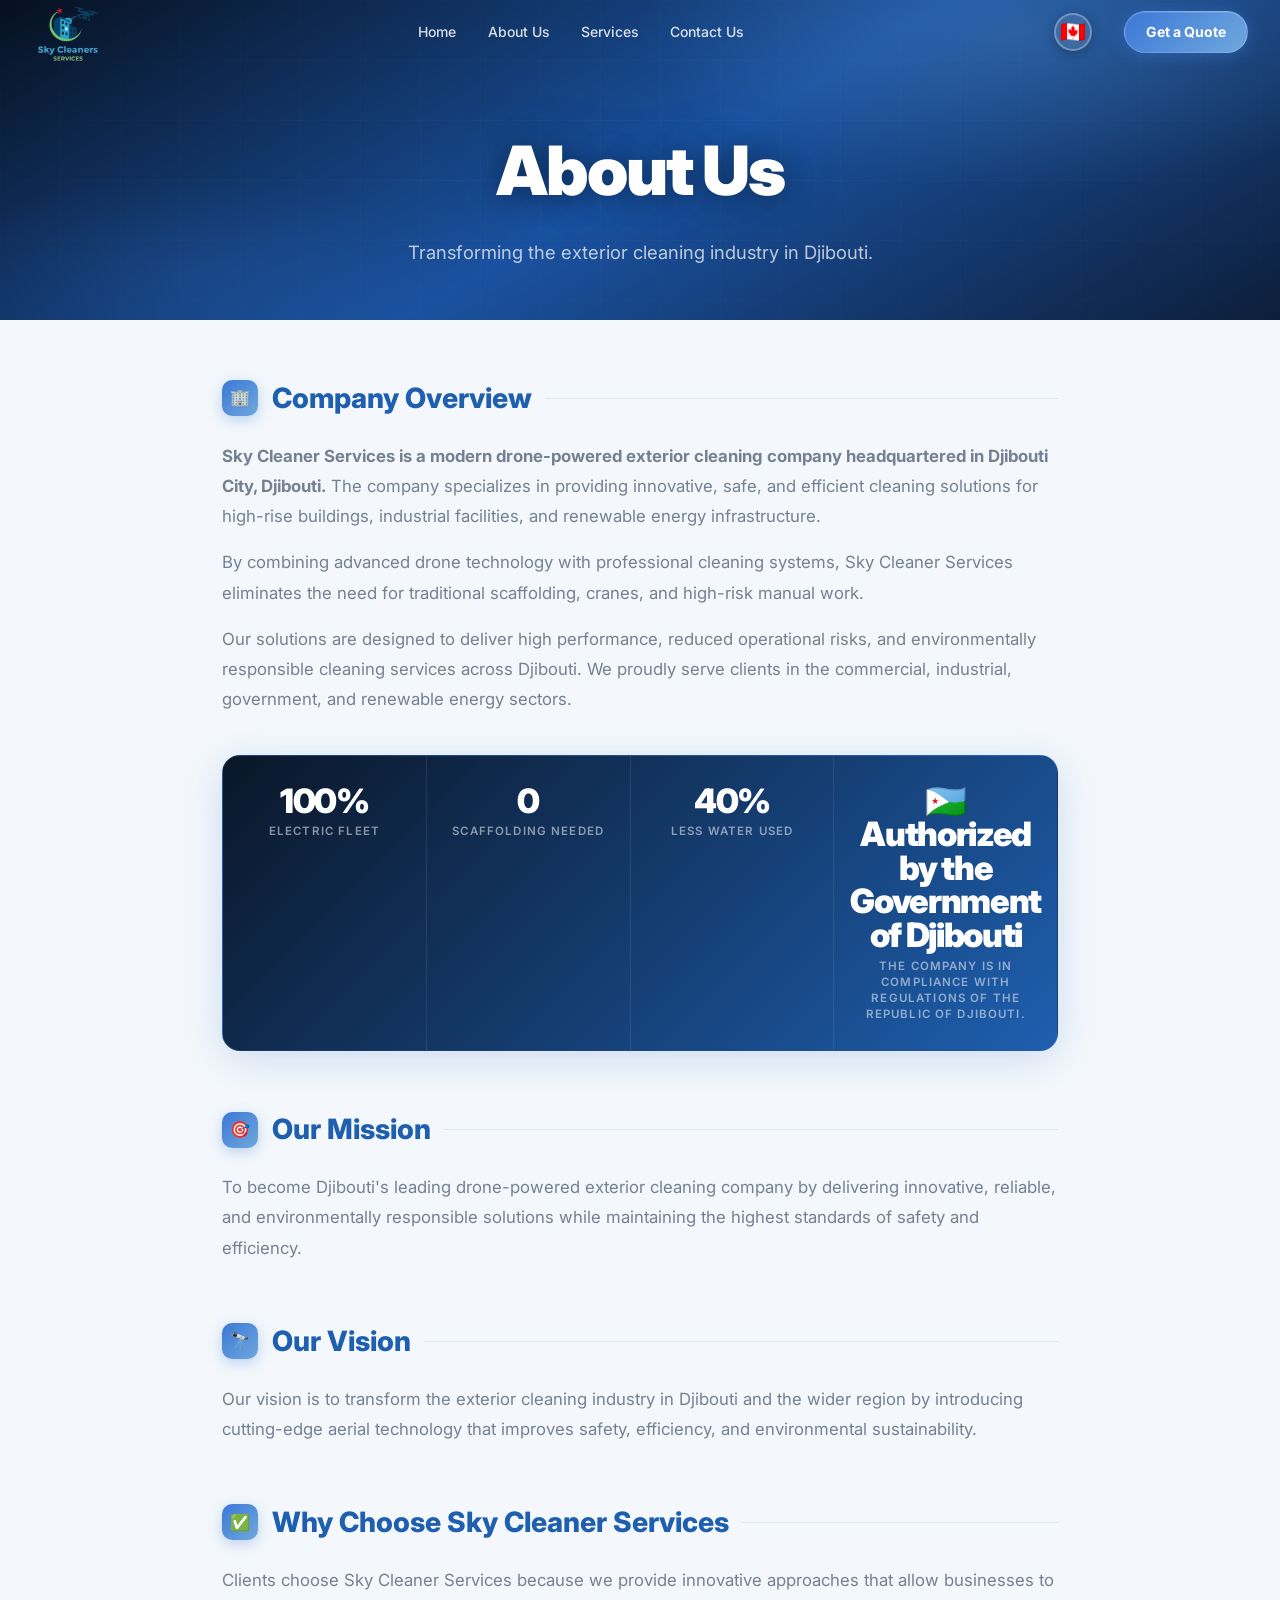
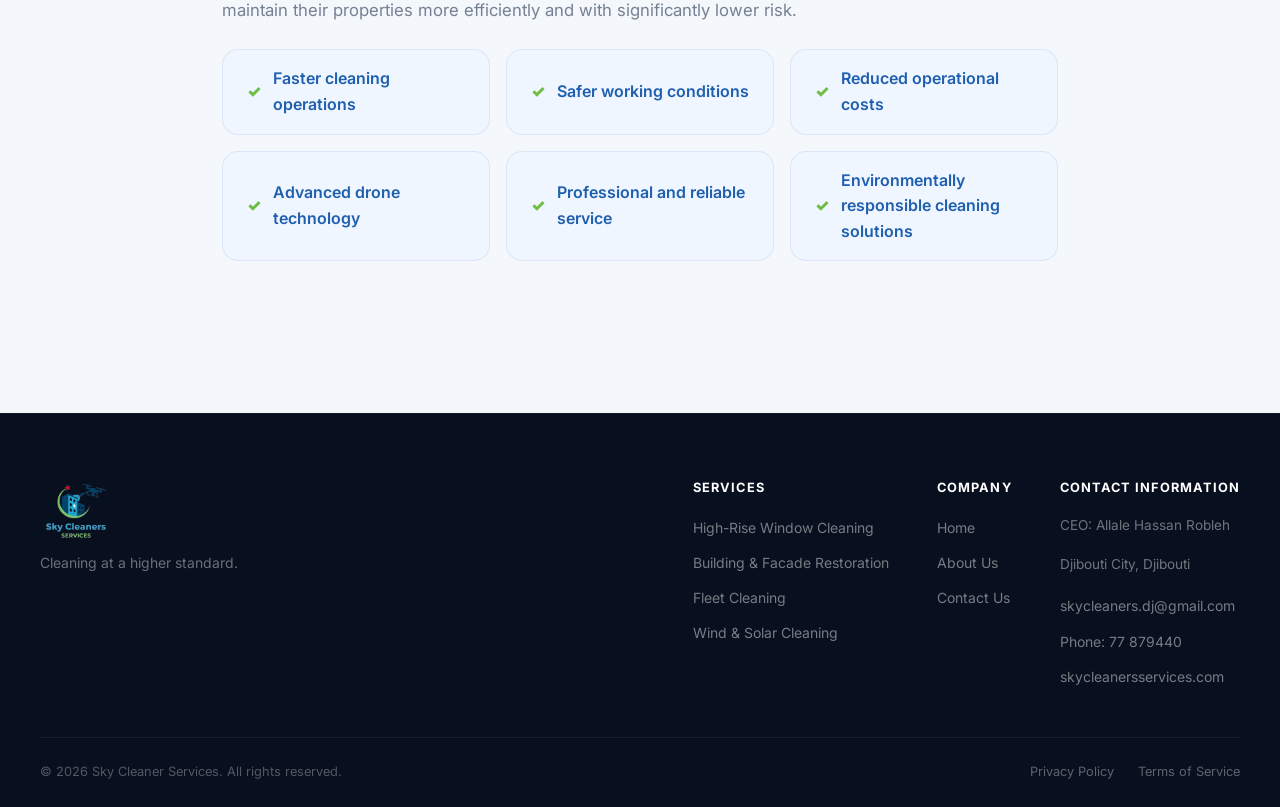
<file: about.html>
<!DOCTYPE html>
<html lang="en">
<head>
  <meta charset="UTF-8" />
  <meta name="viewport" content="width=device-width, initial-scale=1.0" />
  <title>About Us — Sky Cleaner Services</title>
  <meta name="description" content="Company Overview, Mission, and Vision of Sky Cleaner Services." />
  <link rel="preconnect" href="https://fonts.googleapis.com" />
  <link rel="preconnect" href="https://fonts.gstatic.com" crossorigin />
  <link href="https://fonts.googleapis.com/css2?family=Inter:wght@300;400;500;600;700;800;900&display=swap" rel="stylesheet" />
  <link rel="stylesheet" href="styles.css" />
  <style>
    .content-section {
      padding: 3.5rem 2rem 6rem;
      max-width: 900px;
      margin: 0 auto;
    }
    .content-block {
      margin-bottom: 3.5rem;
    }
    .content-block h2 {
      font-size: 1.75rem;
      font-weight: 800;
      color: var(--blue-deep);
      margin-bottom: 1.25rem;
      display: flex; align-items: center; gap: 0.85rem;
    }
    .content-block h2::after {
      content: ''; flex: 1; height: 1px; background: rgba(30,95,175,0.1);
    }
    .content-block p {
      font-size: 1.05rem;
      color: var(--text-muted);
      line-height: 1.8;
      margin-bottom: 1rem;
    }
    .content-block ul {
      list-style: none; padding: 0; margin-top: 1.5rem;
      display: grid; grid-template-columns: repeat(auto-fit, minmax(250px, 1fr)); gap: 1rem;
    }
    .content-block ul li {
      display: flex; align-items: center; gap: 0.75rem;
      background: #f0f6ff; padding: 1rem 1.5rem; border-radius: var(--radius-md);
      font-weight: 600; color: var(--blue-deep);
      border: 1px solid rgba(30,95,175,0.1);
      transition: background 0.2s, border-color 0.2s;
    }
    .content-block ul li:hover {
      background: #e2eeff; border-color: rgba(30,95,175,0.2);
    }
    .content-block ul li::before {
      content: '✓'; color: var(--green-eco); font-weight: 900;
    }
  </style>
</head>
<body style="background: var(--blue-offwhite); color: var(--text-dark);">

  <!-- ====== NAVBAR ====== -->
  <nav id="navbar" aria-label="Main navigation">
    <div class="nav-inner">
      <div class="nav-logo">
        <img src="logo.png" alt="Sky Cleaner Services" style="height:62px; width:auto; display:block;" />
      </div>

      <ul class="nav-links" role="list">
        <li><a href="index.html" class="nav-link" data-i18n="nav.home">Home</a></li>
        <li><a href="about.html" class="nav-link" data-i18n="nav.about">About Us</a></li>
        <li><a href="index.html#capabilities" class="nav-link" data-i18n="nav.services">Services</a></li>
        <li><a href="contact.html" class="nav-link" data-i18n="nav.contact">Contact Us</a></li>
      </ul>

      <div class="lang-dropdown">
        <button class="lang-flag-btn" aria-label="Select language" aria-haspopup="true" aria-expanded="false">
          <span class="flag-current">&#x1F1E8;&#x1F1E6;</span>
        </button>
        <div class="lang-dropdown-menu">
          <button class="lang-dropdown-item active" data-lang="en">
            <span class="item-flag">&#x1F1E8;&#x1F1E6;</span>
            <span>English</span>
          </button>
          <button class="lang-dropdown-item" data-lang="fr">
            <span class="item-flag">&#x1F1EB;&#x1F1F7;</span>
            <span>Fran&ccedil;ais</span>
          </button>
        </div>
      </div>

      <a href="contact.html" class="nav-cta" id="nav-cta-btn" data-i18n="nav.quote">Get a Quote</a>

      <button class="nav-hamburger" id="navHamburger" aria-label="Open menu" aria-expanded="false">
        <span></span><span></span><span></span>
      </button>
    </div>
  </nav>

  <!-- Mobile Menu -->
  <div class="mobile-menu" id="mobileMenu" role="dialog" aria-modal="true" aria-label="Mobile navigation">
    <button class="mobile-menu-close" id="mobileMenuClose" aria-label="Close menu">✕</button>
    <ul class="mobile-links" role="list">
      <li><a href="index.html" class="mobile-link" data-i18n="mob.home">Home</a></li>
      <li><a href="about.html" class="mobile-link" data-i18n="mob.about">About Us</a></li>
      <li><a href="index.html#capabilities" class="mobile-link" data-i18n="mob.services">Services</a></li>
      <li><a href="contact.html" class="mobile-link" data-i18n="mob.contact">Contact Us</a></li>
    </ul>
    <div class="mobile-lang-flags">
      <button class="mobile-flag-btn active" data-lang="en">
        <span class="item-flag">&#x1F1E8;&#x1F1E6;</span> EN
      </button>
      <button class="mobile-flag-btn" data-lang="fr">
        <span class="item-flag">&#x1F1EB;&#x1F1F7;</span> FR
      </button>
    </div>
    <a href="contact.html" class="mobile-cta" data-i18n="mob.quote">Get a Quote</a>
  </div>

  <header class="page-header">
    <div class="page-header-inner">
      <h1 class="page-title" data-i18n="about.page.title">About Us</h1>
      <p class="page-subtitle" data-i18n="about.page.subtitle">Transforming the exterior cleaning industry in Djibouti.</p>
    </div>
  </header>

  <main class="content-section">
    <div class="content-block" data-animate="fade-up">
      <h2><span class="section-icon">🏢</span> <span data-i18n="about.s1.title">Company Overview</span></h2>
      <p data-i18n-html="about.s1.p1"><strong>Sky Cleaner Services is a modern drone-powered exterior cleaning company headquartered in Djibouti City, Djibouti.</strong> The company specializes in providing innovative, safe, and efficient cleaning solutions for high-rise buildings, industrial facilities, and renewable energy infrastructure.</p>
      <p data-i18n="about.s1.p2">By combining advanced drone technology with professional cleaning systems, Sky Cleaner Services eliminates the need for traditional scaffolding, cranes, and high-risk manual work.</p>
      <p data-i18n="about.s1.p3">Our solutions are designed to deliver high performance, reduced operational risks, and environmentally responsible cleaning services across Djibouti. We proudly serve clients in the commercial, industrial, government, and renewable energy sectors.</p>
      <div class="about-stats-grid">
        <div class="about-stat"><strong>100%</strong><span>Electric Fleet</span></div>
        <div class="about-stat"><strong>0</strong><span>Scaffolding Needed</span></div>
        <div class="about-stat"><strong>40%</strong><span>Less Water Used</span></div>
        <div class="about-stat"><strong data-i18n="about.stat.gov">🇩🇯 Authorized by the Government of Djibouti</strong><span data-i18n="about.stat.gov.sub">The company is in compliance with regulations of the Republic of Djibouti.</span></div>
      </div>
    </div>

    <div class="content-block" data-animate="fade-up">
      <h2><span class="section-icon">🎯</span> <span data-i18n="about.s2.title">Our Mission</span></h2>
      <p data-i18n="about.s2.p1">To become Djibouti’s leading drone-powered exterior cleaning company by delivering innovative, reliable, and environmentally responsible solutions while maintaining the highest standards of safety and efficiency.</p>
    </div>

    <div class="content-block" data-animate="fade-up">
      <h2><span class="section-icon">🔭</span> <span data-i18n="about.s3.title">Our Vision</span></h2>
      <p data-i18n="about.s3.p1">Our vision is to transform the exterior cleaning industry in Djibouti and the wider region by introducing cutting-edge aerial technology that improves safety, efficiency, and environmental sustainability.</p>
    </div>

    <div class="content-block" data-animate="fade-up">
      <h2><span class="section-icon">✅</span> <span data-i18n="about.s4.title">Why Choose Sky Cleaner Services</span></h2>
      <p data-i18n="about.s4.p1">Clients choose Sky Cleaner Services because we provide innovative approaches that allow businesses to maintain their properties more efficiently and with significantly lower risk.</p>
      <ul>
        <li data-i18n="about.s4.li1">Faster cleaning operations</li>
        <li data-i18n="about.s4.li2">Safer working conditions</li>
        <li data-i18n="about.s4.li3">Reduced operational costs</li>
        <li data-i18n="about.s4.li4">Advanced drone technology</li>
        <li data-i18n="about.s4.li5">Professional and reliable service</li>
        <li data-i18n="about.s4.li6">Environmentally responsible cleaning solutions</li>
      </ul>
    </div>
  </main>

  <!-- ====== FOOTER ====== -->
  <footer class="site-footer" aria-label="Site footer">
    <div class="footer-inner">
      <div class="footer-left">
        <div class="footer-logo">
          <img src="logo.png" alt="Sky Cleaner Services" style="height:62px; width:auto; display:block;" />
        </div>
        <p class="footer-tagline" data-i18n="footer.tagline">Cleaning at a higher standard.</p>
      </div>
      <div class="footer-links-cols">
        <div class="footer-col">
          <h4 data-i18n="footer.services">Services</h4>
          <ul role="list">
            <li><a href="index.html#capabilities">High-Rise Window Cleaning</a></li>
            <li><a href="index.html#capabilities">Building & Facade Restoration</a></li>
            <li><a href="index.html#capabilities">Fleet Cleaning</a></li>
            <li><a href="index.html#capabilities">Wind & Solar Cleaning</a></li>
          </ul>
        </div>
        <div class="footer-col">
          <h4 data-i18n="footer.company">Company</h4>
          <ul role="list">
            <li><a href="index.html">Home</a></li>
            <li><a href="about.html">About Us</a></li>
            <li><a href="contact.html">Contact Us</a></li>
          </ul>
        </div>
        <div class="footer-col">
          <h4 data-i18n="footer.contact_col">Contact Information</h4>
          <ul role="list">
            <li style="color:var(--text-muted); font-size: 0.85rem; margin-bottom: 0.5rem;">CEO: Allale Hassan Robleh</li>
            <li style="color:var(--text-muted); font-size: 0.85rem; margin-bottom: 0.5rem;">Djibouti City, Djibouti</li>
            <li><a href="mailto:skycleaners.dj@gmail.com">skycleaners.dj@gmail.com</a></li>
            <li><a href="tel:77879440">Phone: 77 879440</a></li>
            <li><a href="https://skycleanersservices.com">skycleanersservices.com</a></li>
          </ul>
        </div>
      </div>
    </div>
    <div class="footer-bottom">
      <p data-i18n="footer.rights">© 2026 Sky Cleaner Services. All rights reserved.</p>
      <div class="footer-legal">
        <a href="privacy.html" data-i18n="footer.privacy">Privacy Policy</a>
        <a href="terms.html" data-i18n="footer.terms">Terms of Service</a>
      </div>
    </div>
  </footer>

  <script src="lang.js"></script>
  <script src="main.js"></script>
</body>
</html>
</file>
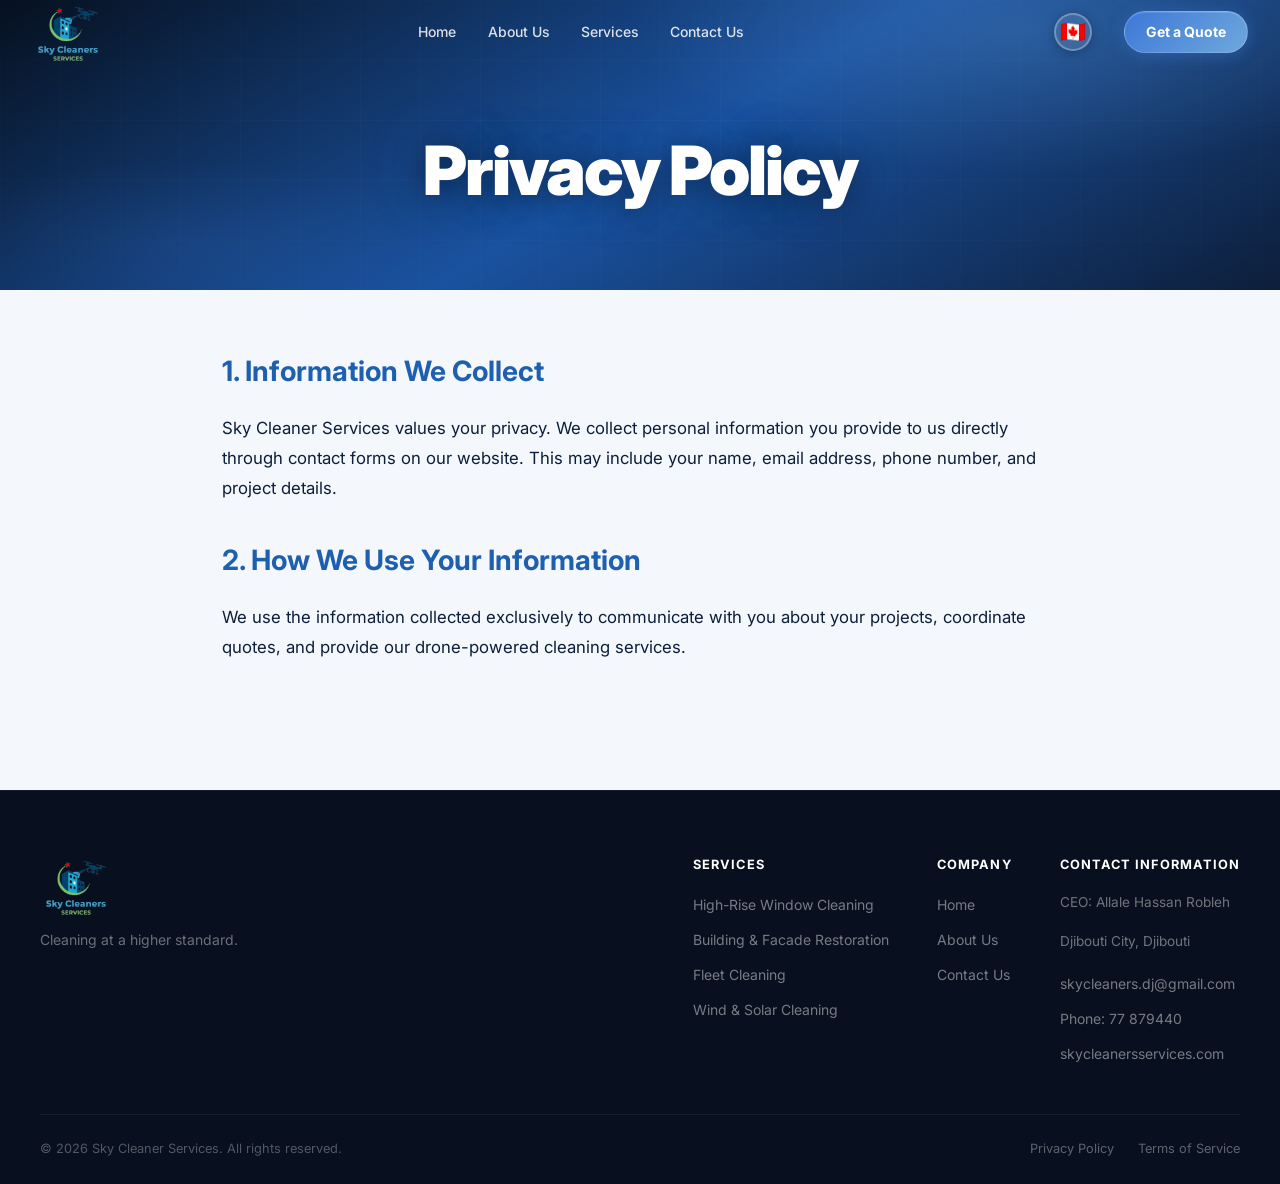
<file: privacy.html>
<!DOCTYPE html>
<html lang="en">
<head>
  <meta charset="UTF-8" />
  <meta name="viewport" content="width=device-width, initial-scale=1.0" />
  <title>Privacy Policy — Sky Cleaner Services</title>
  <link rel="preconnect" href="https://fonts.googleapis.com" />
  <link rel="preconnect" href="https://fonts.gstatic.com" crossorigin />
  <link href="https://fonts.googleapis.com/css2?family=Inter:wght@300;400;500;600;700;800;900&display=swap" rel="stylesheet" />
  <link rel="stylesheet" href="styles.css" />
  <style>

    .content-section {
      padding: 3.5rem 2rem 6rem; max-width: 900px; margin: 0 auto;
    }
    .content-block { margin-bottom: 2rem; font-size: 1.05rem; line-height: 1.8; color: var(--text-dark); }
    .content-block h2 { font-size: 1.75rem; color: var(--blue-deep); margin-bottom: 1rem; }
    .content-block p { margin-bottom: 1rem; }
  </style>
</head>
<body style="background: var(--blue-offwhite); color: var(--text-dark);">

  <!-- ====== NAVBAR ====== -->
  <nav id="navbar" aria-label="Main navigation">
    <div class="nav-inner">
      <div class="nav-logo">
        <img src="logo.png" alt="Sky Cleaner Services" style="height:62px; width:auto; display:block;" />
      </div>

      <ul class="nav-links" role="list">
        <li><a href="index.html" class="nav-link" data-i18n="nav.home">Home</a></li>
        <li><a href="about.html" class="nav-link" data-i18n="nav.about">About Us</a></li>
        <li><a href="index.html#capabilities" class="nav-link" data-i18n="nav.services">Services</a></li>
        <li><a href="contact.html" class="nav-link" data-i18n="nav.contact">Contact Us</a></li>
      </ul>

      <div class="lang-dropdown">
        <button class="lang-flag-btn" aria-label="Select language" aria-haspopup="true" aria-expanded="false">
          <span class="flag-current">&#x1F1E8;&#x1F1E6;</span>
        </button>
        <div class="lang-dropdown-menu">
          <button class="lang-dropdown-item active" data-lang="en">
            <span class="item-flag">&#x1F1E8;&#x1F1E6;</span>
            <span>English</span>
          </button>
          <button class="lang-dropdown-item" data-lang="fr">
            <span class="item-flag">&#x1F1EB;&#x1F1F7;</span>
            <span>Fran&ccedil;ais</span>
          </button>
        </div>
      </div>

      <a href="contact.html" class="nav-cta" id="nav-cta-btn" data-i18n="nav.quote">Get a Quote</a>

      <button class="nav-hamburger" id="navHamburger" aria-label="Open menu" aria-expanded="false">
        <span></span><span></span><span></span>
      </button>
    </div>
  </nav>

  <!-- Mobile Menu -->
  <div class="mobile-menu" id="mobileMenu" role="dialog" aria-modal="true" aria-label="Mobile navigation">
    <button class="mobile-menu-close" id="mobileMenuClose" aria-label="Close menu">✕</button>
    <ul class="mobile-links" role="list">
      <li><a href="index.html" class="mobile-link" data-i18n="mob.home">Home</a></li>
      <li><a href="about.html" class="mobile-link" data-i18n="mob.about">About Us</a></li>
      <li><a href="index.html#capabilities" class="mobile-link" data-i18n="mob.services">Services</a></li>
      <li><a href="contact.html" class="mobile-link" data-i18n="mob.contact">Contact Us</a></li>
    </ul>
    <div class="mobile-lang-flags">
      <button class="mobile-flag-btn active" data-lang="en">
        <span class="item-flag">&#x1F1E8;&#x1F1E6;</span> EN
      </button>
      <button class="mobile-flag-btn" data-lang="fr">
        <span class="item-flag">&#x1F1EB;&#x1F1F7;</span> FR
      </button>
    </div>
    <a href="contact.html" class="mobile-cta" data-i18n="mob.quote">Get a Quote</a>
  </div>

  <header class="page-header">
    <div class="page-header-inner">
      <h1 class="page-title" data-i18n="privacy.page.title">Privacy Policy</h1>
  </header>

  <main class="content-section">
    <div class="content-block">
      <h2 data-i18n="privacy.s1.title">1. Information We Collect</h2>
      <p data-i18n="privacy.s1.p1">Sky Cleaner Services values your privacy. We collect personal information you provide to us directly through contact forms on our website. This may include your name, email address, phone number, and project details.</p>
    </div>
    <div class="content-block">
      <h2 data-i18n="privacy.s2.title">2. How We Use Your Information</h2>
      <p data-i18n="privacy.s2.p1">We use the information collected exclusively to communicate with you about your projects, coordinate quotes, and provide our drone-powered cleaning services.</p>
    </div>
  </main>

  <!-- ====== FOOTER ====== -->
  <footer class="site-footer" aria-label="Site footer">
    <div class="footer-inner">
      <div class="footer-left">
        <div class="footer-logo">
          <img src="logo.png" alt="Sky Cleaner Services" style="height:62px; width:auto; display:block;" />
        </div>
        <p class="footer-tagline" data-i18n="footer.tagline">Cleaning at a higher standard.</p>
      </div>
      <div class="footer-links-cols">
        <div class="footer-col">
          <h4 data-i18n="footer.services">Services</h4>
          <ul role="list">
            <li><a href="index.html#capabilities">High-Rise Window Cleaning</a></li>
            <li><a href="index.html#capabilities">Building & Facade Restoration</a></li>
            <li><a href="index.html#capabilities">Fleet Cleaning</a></li>
            <li><a href="index.html#capabilities">Wind & Solar Cleaning</a></li>
          </ul>
        </div>
        <div class="footer-col">
          <h4 data-i18n="footer.company">Company</h4>
          <ul role="list">
            <li><a href="index.html">Home</a></li>
            <li><a href="about.html">About Us</a></li>
            <li><a href="contact.html">Contact Us</a></li>
          </ul>
        </div>
        <div class="footer-col">
          <h4 data-i18n="footer.contact_col">Contact Information</h4>
          <ul role="list">
            <li style="color:var(--text-muted); font-size: 0.85rem; margin-bottom: 0.5rem;">CEO: Allale Hassan Robleh</li>
            <li style="color:var(--text-muted); font-size: 0.85rem; margin-bottom: 0.5rem;">Djibouti City, Djibouti</li>
            <li><a href="mailto:skycleaners.dj@gmail.com">skycleaners.dj@gmail.com</a></li>
            <li><a href="tel:77879440">Phone: 77 879440</a></li>
            <li><a href="https://skycleanersservices.com">skycleanersservices.com</a></li>
          </ul>
        </div>
      </div>
    </div>
    <div class="footer-bottom">
      <p data-i18n="footer.rights">© 2026 Sky Cleaner Services. All rights reserved.</p>
      <div class="footer-legal">
        <a href="privacy.html" data-i18n="footer.privacy">Privacy Policy</a>
        <a href="terms.html" data-i18n="footer.terms">Terms of Service</a>
      </div>
    </div>
  </footer>

  <script src="lang.js"></script>
  <script src="main.js"></script>
</body>
</html>
</file>
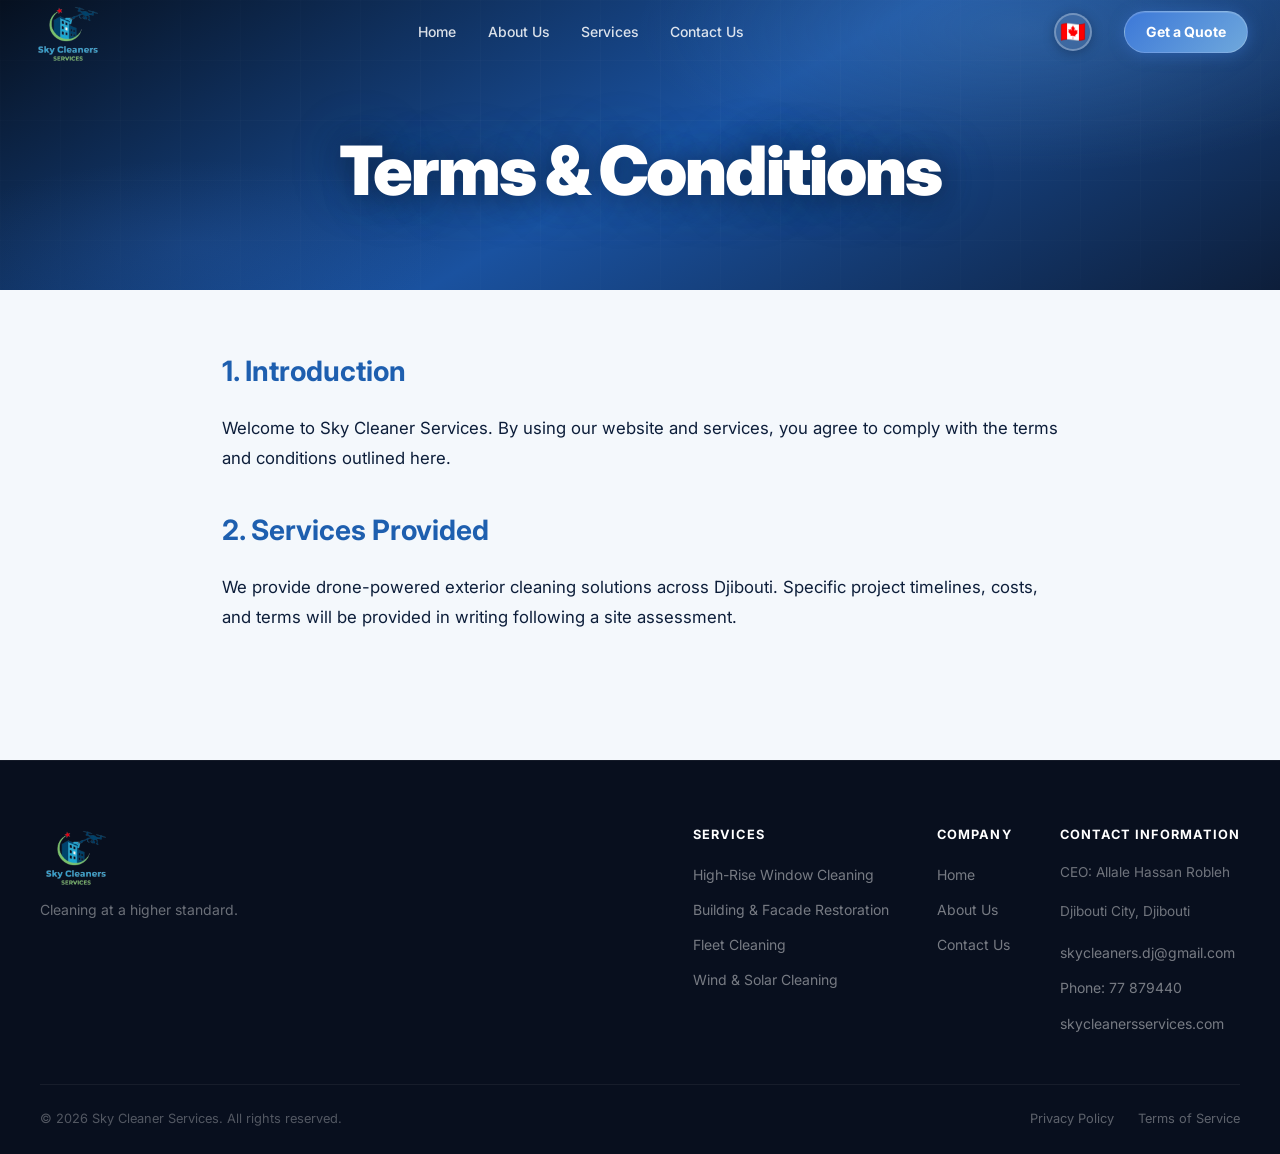
<file: terms.html>
<!DOCTYPE html>
<html lang="en">
<head>
  <meta charset="UTF-8" />
  <meta name="viewport" content="width=device-width, initial-scale=1.0" />
  <title>Terms & Conditions — Sky Cleaner Services</title>
  <link rel="preconnect" href="https://fonts.googleapis.com" />
  <link rel="preconnect" href="https://fonts.gstatic.com" crossorigin />
  <link href="https://fonts.googleapis.com/css2?family=Inter:wght@300;400;500;600;700;800;900&display=swap" rel="stylesheet" />
  <link rel="stylesheet" href="styles.css" />
  <style>

    .content-section {
      padding: 3.5rem 2rem 6rem; max-width: 900px; margin: 0 auto;
    }
    .content-block { margin-bottom: 2rem; font-size: 1.05rem; line-height: 1.8; color: var(--text-dark); }
    .content-block h2 { font-size: 1.75rem; color: var(--blue-deep); margin-bottom: 1rem; }
    .content-block p { margin-bottom: 1rem; }
  </style>
</head>
<body style="background: var(--blue-offwhite); color: var(--text-dark);">

  <!-- ====== NAVBAR ====== -->
  <nav id="navbar" aria-label="Main navigation">
    <div class="nav-inner">
      <div class="nav-logo">
        <img src="logo.png" alt="Sky Cleaner Services" style="height:62px; width:auto; display:block;" />
      </div>

      <ul class="nav-links" role="list">
        <li><a href="index.html" class="nav-link" data-i18n="nav.home">Home</a></li>
        <li><a href="about.html" class="nav-link" data-i18n="nav.about">About Us</a></li>
        <li><a href="index.html#capabilities" class="nav-link" data-i18n="nav.services">Services</a></li>
        <li><a href="contact.html" class="nav-link" data-i18n="nav.contact">Contact Us</a></li>
      </ul>

      <div class="lang-dropdown">
        <button class="lang-flag-btn" aria-label="Select language" aria-haspopup="true" aria-expanded="false">
          <span class="flag-current">&#x1F1E8;&#x1F1E6;</span>
        </button>
        <div class="lang-dropdown-menu">
          <button class="lang-dropdown-item active" data-lang="en">
            <span class="item-flag">&#x1F1E8;&#x1F1E6;</span>
            <span>English</span>
          </button>
          <button class="lang-dropdown-item" data-lang="fr">
            <span class="item-flag">&#x1F1EB;&#x1F1F7;</span>
            <span>Fran&ccedil;ais</span>
          </button>
        </div>
      </div>

      <a href="contact.html" class="nav-cta" id="nav-cta-btn" data-i18n="nav.quote">Get a Quote</a>

      <button class="nav-hamburger" id="navHamburger" aria-label="Open menu" aria-expanded="false">
        <span></span><span></span><span></span>
      </button>
    </div>
  </nav>

  <!-- Mobile Menu -->
  <div class="mobile-menu" id="mobileMenu" role="dialog" aria-modal="true" aria-label="Mobile navigation">
    <button class="mobile-menu-close" id="mobileMenuClose" aria-label="Close menu">✕</button>
    <ul class="mobile-links" role="list">
      <li><a href="index.html" class="mobile-link" data-i18n="mob.home">Home</a></li>
      <li><a href="about.html" class="mobile-link" data-i18n="mob.about">About Us</a></li>
      <li><a href="index.html#capabilities" class="mobile-link" data-i18n="mob.services">Services</a></li>
      <li><a href="contact.html" class="mobile-link" data-i18n="mob.contact">Contact Us</a></li>
    </ul>
    <div class="mobile-lang-flags">
      <button class="mobile-flag-btn active" data-lang="en">
        <span class="item-flag">&#x1F1E8;&#x1F1E6;</span> EN
      </button>
      <button class="mobile-flag-btn" data-lang="fr">
        <span class="item-flag">&#x1F1EB;&#x1F1F7;</span> FR
      </button>
    </div>
    <a href="contact.html" class="mobile-cta" data-i18n="mob.quote">Get a Quote</a>
  </div>

  <header class="page-header">
    <div class="page-header-inner">
      <h1 class="page-title" data-i18n="terms.page.title">Terms & Conditions</h1>
  </header>

  <main class="content-section">
    <div class="content-block">
      <h2 data-i18n="terms.s1.title">1. Introduction</h2>
      <p data-i18n="terms.s1.p1">Welcome to Sky Cleaner Services. By using our website and services, you agree to comply with the terms and conditions outlined here.</p>
    </div>
    <div class="content-block">
      <h2 data-i18n="terms.s2.title">2. Services Provided</h2>
      <p data-i18n="terms.s2.p1">We provide drone-powered exterior cleaning solutions across Djibouti. Specific project timelines, costs, and terms will be provided in writing following a site assessment.</p>
    </div>
  </main>

  <!-- ====== FOOTER ====== -->
  <footer class="site-footer" aria-label="Site footer">
    <div class="footer-inner">
      <div class="footer-left">
        <div class="footer-logo">
          <img src="logo.png" alt="Sky Cleaner Services" style="height:62px; width:auto; display:block;" />
        </div>
        <p class="footer-tagline" data-i18n="footer.tagline">Cleaning at a higher standard.</p>
      </div>
      <div class="footer-links-cols">
        <div class="footer-col">
          <h4 data-i18n="footer.services">Services</h4>
          <ul role="list">
            <li><a href="index.html#capabilities">High-Rise Window Cleaning</a></li>
            <li><a href="index.html#capabilities">Building & Facade Restoration</a></li>
            <li><a href="index.html#capabilities">Fleet Cleaning</a></li>
            <li><a href="index.html#capabilities">Wind & Solar Cleaning</a></li>
          </ul>
        </div>
        <div class="footer-col">
          <h4 data-i18n="footer.company">Company</h4>
          <ul role="list">
            <li><a href="index.html">Home</a></li>
            <li><a href="about.html">About Us</a></li>
            <li><a href="contact.html">Contact Us</a></li>
          </ul>
        </div>
        <div class="footer-col">
          <h4 data-i18n="footer.contact_col">Contact Information</h4>
          <ul role="list">
            <li style="color:var(--text-muted); font-size: 0.85rem; margin-bottom: 0.5rem;">CEO: Allale Hassan Robleh</li>
            <li style="color:var(--text-muted); font-size: 0.85rem; margin-bottom: 0.5rem;">Djibouti City, Djibouti</li>
            <li><a href="mailto:skycleaners.dj@gmail.com">skycleaners.dj@gmail.com</a></li>
            <li><a href="tel:77879440">Phone: 77 879440</a></li>
            <li><a href="https://skycleanersservices.com">skycleanersservices.com</a></li>
          </ul>
        </div>
      </div>
    </div>
    <div class="footer-bottom">
      <p data-i18n="footer.rights">© 2026 Sky Cleaner Services. All rights reserved.</p>
      <div class="footer-legal">
        <a href="privacy.html" data-i18n="footer.privacy">Privacy Policy</a>
        <a href="terms.html" data-i18n="footer.terms">Terms of Service</a>
      </div>
    </div>
  </footer>

  <script src="lang.js"></script>
  <script src="main.js"></script>
</body>
</html>
</file>
<file: styles.css>
/* ============================================================
   SKY CLEANER SERVICES — FULL DESIGN SYSTEM (v2 — Static Hero)
   ============================================================ */

/* === RESET & BASE === */
*, *::before, *::after { box-sizing: border-box; margin: 0; padding: 0; }

:root {
  --blue-deep:      #1E5FAF;
  --blue-mid:       #3C78D8;
  --blue-sky:       #6FA8DC;
  --blue-light:     #A8CAEB;
  --blue-pale:      #D6E8F7;
  --blue-offwhite:  #F4F8FC;
  --green-eco:      #6DBE45;
  --green-eco-dark: #4f9432;
  --white:          #FFFFFF;
  --text-dark:      #0D1E3A;
  --text-mid:       #2C4567;
  --text-muted:     rgba(13, 30, 58, 0.55);
  --radius-sm:      8px;
  --radius-md:      16px;
  --radius-lg:      24px;
  --radius-xl:      40px;
  --font:           'Inter', system-ui, -apple-system, sans-serif;
  --easing:         cubic-bezier(0.25, 0.46, 0.45, 0.94);
}

html {
  font-family: var(--font);
  font-size: 16px;
  scroll-behavior: smooth;
  -webkit-font-smoothing: antialiased;
}

body {
  background: #0D1E3A;
  color: var(--white);
  overflow-x: hidden;
  line-height: 1.6;
}

a { text-decoration: none; color: inherit; }
ul { list-style: none; }
img { max-width: 100%; display: block; }
textarea, input, select, button { font-family: var(--font); }

/* ============================================================
   NAVBAR
   ============================================================ */
#navbar {
  position: fixed;
  top: 0; left: 0; right: 0;
  z-index: 1000;
  padding: 0 2rem;
  height: 64px;
  display: flex;
  align-items: center;
  background: transparent;
  transition: background 0.5s var(--easing), backdrop-filter 0.5s, box-shadow 0.5s;
}
#navbar.scrolled {
  background: rgba(30, 95, 175, 0.7);
  backdrop-filter: blur(24px) saturate(1.8);
  -webkit-backdrop-filter: blur(24px) saturate(1.8);
  box-shadow: 0 1px 0 rgba(255,255,255,0.08), 0 4px 32px rgba(14,28,60,0.3);
}

.nav-inner {
  max-width: 1280px;
  width: 100%;
  margin: 0 auto;
  display: flex;
  align-items: center;
  gap: 2rem;
}

.nav-logo { display: flex; align-items: center; gap: 10px; flex-shrink: 0; }
.nav-icon { width: 28px; height: 28px; }
.nav-brand {
  font-size: 1rem; font-weight: 700; color: white;
  letter-spacing: -0.02em; white-space: nowrap;
}

.nav-links { display: flex; gap: 0.25rem; flex: 1; justify-content: center; }
.nav-link {
  font-size: 0.875rem; font-weight: 500;
  color: rgba(255,255,255,0.85);
  padding: 0.4rem 0.85rem;
  border-radius: 100px;
  transition: background 0.2s, color 0.2s;
}
.nav-link:hover { background: rgba(255,255,255,0.1); color: white; }

.nav-cta {
  font-size: 0.875rem; font-weight: 600;
  padding: 0.5rem 1.25rem;
  border-radius: 100px;
  background: linear-gradient(135deg, var(--blue-mid), var(--blue-sky));
  color: white; flex-shrink: 0; white-space: nowrap;
  transition: transform 0.2s, box-shadow 0.2s;
  box-shadow: 0 2px 16px rgba(60,120,216,0.4);
}
.nav-cta:hover { transform: translateY(-1px); box-shadow: 0 4px 24px rgba(60,120,216,0.55); }

/* ── Flag Dropdown Button ── */
.lang-dropdown {
  position: relative;
  flex-shrink: 0;
}

.lang-flag-btn {
  width: 38px;
  height: 38px;
  border-radius: 50%;
  border: 2px solid rgba(255,255,255,0.28);
  background: rgba(255,255,255,0.1);
  backdrop-filter: blur(12px);
  cursor: pointer;
  display: flex;
  align-items: center;
  justify-content: center;
  font-size: 1.3rem;
  line-height: 1;
  padding: 0;
  transition: border-color 0.2s, background 0.2s, transform 0.2s, box-shadow 0.2s;
  box-shadow: 0 2px 12px rgba(0,0,0,0.25);
}
.lang-flag-btn:hover {
  border-color: rgba(255,255,255,0.55);
  background: rgba(255,255,255,0.18);
  transform: scale(1.08);
  box-shadow: 0 4px 20px rgba(0,0,0,0.35);
}
.lang-flag-btn:active { transform: scale(0.96); }

/* Dropdown panel */
.lang-dropdown-menu {
  position: absolute;
  top: calc(100% + 10px);
  right: 0;
  min-width: 148px;
  background: rgba(10, 22, 52, 0.95);
  backdrop-filter: blur(28px);
  -webkit-backdrop-filter: blur(28px);
  border: 1px solid rgba(255,255,255,0.14);
  border-radius: 14px;
  padding: 6px;
  box-shadow: 0 12px 40px rgba(0,0,0,0.5), 0 2px 8px rgba(0,0,0,0.25);
  opacity: 0;
  pointer-events: none;
  transform: translateY(-8px) scale(0.96);
  transition: opacity 0.2s var(--easing), transform 0.2s var(--easing);
  z-index: 1100;
}
.lang-dropdown.open .lang-dropdown-menu {
  opacity: 1;
  pointer-events: auto;
  transform: translateY(0) scale(1);
}

/* Dropdown items */
.lang-dropdown-item {
  display: flex;
  align-items: center;
  gap: 0.6rem;
  width: 100%;
  padding: 0.55rem 0.85rem;
  border-radius: 9px;
  border: none;
  background: transparent;
  cursor: pointer;
  font-family: var(--font);
  font-size: 0.875rem;
  font-weight: 600;
  color: rgba(255,255,255,0.68);
  transition: background 0.15s, color 0.15s;
  text-align: left;
  white-space: nowrap;
}
.lang-dropdown-item:hover {
  background: rgba(255,255,255,0.1);
  color: white;
}
.lang-dropdown-item.active {
  background: rgba(60,120,216,0.28);
  color: white;
}
.lang-dropdown-item .item-flag {
  font-size: 1.15rem;
  line-height: 1;
  flex-shrink: 0;
}

/* Mobile menu flag buttons */
.mobile-lang-flags {
  display: flex;
  gap: 0.75rem;
  margin-top: 0.5rem;
  flex-wrap: wrap;
  justify-content: center;
}
.mobile-flag-btn {
  display: flex;
  align-items: center;
  gap: 0.5rem;
  padding: 0.55rem 1.4rem;
  border-radius: 100px;
  border: 1.5px solid rgba(255,255,255,0.2);
  background: rgba(255,255,255,0.06);
  color: rgba(255,255,255,0.65);
  cursor: pointer;
  font-family: var(--font);
  font-size: 0.95rem;
  font-weight: 700;
  letter-spacing: 0.04em;
  transition: background 0.2s, border-color 0.2s, color 0.2s;
}
.mobile-flag-btn:hover,
.mobile-flag-btn.active {
  background: rgba(60,120,216,0.32);
  border-color: rgba(60,120,216,0.65);
  color: white;
}
.mobile-flag-btn .item-flag {
  font-size: 1.2rem;
  line-height: 1;
}

.nav-hamburger {
  display: none; flex-direction: column; gap: 5px;
  background: none; border: none; cursor: pointer; padding: 6px; margin-left: auto;
}
.nav-hamburger span { display: block; width: 22px; height: 2px; background: white; border-radius: 2px; transition: 0.3s; }

/* Mobile menu */
.mobile-menu {
  position: fixed; inset: 0; z-index: 2000;
  background: rgba(14,28,60,0.97);
  backdrop-filter: blur(24px);
  display: flex; flex-direction: column; align-items: center; justify-content: center; gap: 2rem;
  opacity: 0; pointer-events: none; transition: opacity 0.3s;
}
.mobile-menu.open { opacity: 1; pointer-events: auto; }
.mobile-menu-close {
  position: absolute; top: 24px; right: 28px;
  background: none; border: none; color: white; font-size: 1.5rem;
  cursor: pointer; opacity: 0.7; transition: opacity 0.2s;
}
.mobile-menu-close:hover { opacity: 1; }
.mobile-links { display: flex; flex-direction: column; align-items: center; gap: 1rem; }
.mobile-link {
  font-size: 1.5rem; font-weight: 600; color: rgba(255,255,255,0.9); transition: color 0.2s;
}
.mobile-link:hover { color: var(--blue-sky); }
.mobile-cta {
  font-size: 1rem; font-weight: 700; padding: 0.75rem 2.5rem;
  border-radius: 100px; background: linear-gradient(135deg, var(--blue-mid), var(--blue-sky));
  color: white; margin-top: 1rem;
}


/* ============================================================
   HERO SECTION
   ============================================================ */
#hero {
  position: relative;
  min-height: 100vh;
  display: flex;
  flex-direction: column;
  overflow: hidden;
}

/* --- Background layers --- */
.hero-bg {
  position: absolute;
  inset: 0;
  z-index: 0;
}
.hero-bg-img {
  width: 100%; height: 100%;
  object-fit: cover;
  object-position: center 30%;
  will-change: transform;
}
.hero-bg-overlay {
  position: absolute; inset: 0;
  background: linear-gradient(
    160deg,
    rgba(14, 28, 60, 0.72) 0%,
    rgba(30, 95, 175, 0.45) 40%,
    rgba(14, 28, 60, 0.80) 100%
  );
}
.hero-sky-layer {
  position: absolute; inset: 0;
  background: radial-gradient(ellipse 70% 50% at 60% 40%, rgba(60,120,216,0.12) 0%, transparent 70%);
}

/* Grid lines decoration */
.hero-grid {
  position: absolute; inset: 0; z-index: 1; pointer-events: none;
  background-image:
    linear-gradient(rgba(255,255,255,0.025) 1px, transparent 1px),
    linear-gradient(90deg, rgba(255,255,255,0.025) 1px, transparent 1px);
  background-size: 80px 80px;
  mask-image: radial-gradient(ellipse 80% 80% at 50% 50%, black 0%, transparent 100%);
}

/* Particles */
.hero-particles {
  position: absolute; inset: 0; z-index: 1; pointer-events: none; overflow: hidden;
}

/* --- Hero content --- */
.hero-content {
  position: relative;
  z-index: 10;
  flex: 1;
  display: flex;
  flex-direction: column;
  align-items: flex-start;
  justify-content: center;
  max-width: 1280px;
  width: 100%;
  margin: 0 auto;
  padding: 120px 5% 160px;
}

/* Badge */
.hero-badge {
  display: inline-flex;
  align-items: center;
  gap: 8px;
  padding: 0.35rem 0.85rem 0.35rem 0.6rem;
  border-radius: 100px;
  border: 1px solid rgba(109, 190, 69, 0.35);
  background: rgba(109, 190, 69, 0.08);
  backdrop-filter: blur(12px);
  font-size: 0.75rem;
  font-weight: 600;
  color: rgba(255,255,255,0.85);
  letter-spacing: 0.06em;
  text-transform: uppercase;
  margin-bottom: 2rem;
  opacity: 0;
  transform: translateY(16px);
  transition: opacity 0.6s var(--easing), transform 0.6s var(--easing);
}
.hero-badge.in { opacity: 1; transform: translateY(0); }
.badge-dot {
  width: 7px; height: 7px;
  background: var(--green-eco);
  border-radius: 50%;
  box-shadow: 0 0 0 2px rgba(109,190,69,0.3);
  animation: pulse-dot 2s ease-in-out infinite;
  flex-shrink: 0;
}
@keyframes pulse-dot {
  0%,100% { box-shadow: 0 0 0 2px rgba(109,190,69,0.3); }
  50% { box-shadow: 0 0 0 5px rgba(109,190,69,0.1); }
}
.badge-tag {
  margin-left: 2px;
  background: rgba(109,190,69,0.2);
  color: var(--green-eco);
  padding: 0.05rem 0.4rem;
  border-radius: 4px;
  font-size: 0.65rem;
  font-weight: 700;
}

/* Heading */
.hero-title {
  display: flex; flex-direction: column;
  font-size: clamp(3.5rem, 8vw, 7.5rem);
  font-weight: 900;
  line-height: 0.95;
  letter-spacing: -0.04em;
  margin-bottom: 1.5rem;
  opacity: 0;
  transform: translateY(24px);
  transition: opacity 0.7s var(--easing) 0.1s, transform 0.7s var(--easing) 0.1s;
}
.hero-title.in { opacity: 1; transform: translateY(0); }
.title-line { color: white; text-shadow: 0 2px 40px rgba(30,95,175,0.4); }
.title-accent {
  background: linear-gradient(135deg, #fff 0%, #a8d4f5 50%, #6FA8DC 100%);
  -webkit-background-clip: text;
  -webkit-text-fill-color: transparent;
  background-clip: text;
}

/* Tagline */
.hero-tagline {
  font-size: clamp(1.1rem, 2.5vw, 1.6rem);
  font-weight: 300;
  color: rgba(255,255,255,0.75);
  letter-spacing: 0.02em;
  margin-bottom: 1rem;
  opacity: 0;
  transform: translateY(20px);
  transition: opacity 0.6s var(--easing) 0.2s, transform 0.6s var(--easing) 0.2s;
}
.hero-tagline.in { opacity: 1; transform: translateY(0); }
.hero-tagline em { font-style: italic; color: var(--blue-sky); }

/* Description */
.hero-description {
  font-size: 1.05rem;
  color: rgba(255,255,255,0.52);
  max-width: 520px;
  line-height: 1.7;
  margin-bottom: 2.75rem;
  opacity: 0;
  transform: translateY(18px);
  transition: opacity 0.6s var(--easing) 0.3s, transform 0.6s var(--easing) 0.3s;
}
.hero-description.in { opacity: 1; transform: translateY(0); }
.br-desktop { display: block; }

/* CTA row */
.hero-actions {
  display: flex; gap: 1rem; flex-wrap: wrap;
  margin-bottom: 3rem;
  opacity: 0; transform: translateY(16px);
  transition: opacity 0.6s var(--easing) 0.4s, transform 0.6s var(--easing) 0.4s;
}
.hero-actions.in { opacity: 1; transform: translateY(0); }

.btn-primary {
  display: inline-flex; align-items: center; gap: 0.6rem;
  font-size: 0.96rem; font-weight: 700;
  padding: 0.9rem 2rem;
  border-radius: 100px;
  background: linear-gradient(135deg, var(--blue-mid), var(--blue-sky));
  color: white;
  box-shadow: 0 4px 28px rgba(60,120,216,0.5), inset 0 1px 0 rgba(255,255,255,0.15);
  transition: transform 0.2s, box-shadow 0.2s, filter 0.2s;
}
.btn-primary:hover { transform: translateY(-2px); box-shadow: 0 8px 40px rgba(60,120,216,0.65); filter: brightness(1.1); }
.btn-primary:active { transform: translateY(0); }
.btn-primary svg { transition: transform 0.2s; }
.btn-primary:hover svg { transform: translateX(3px); }

.btn-ghost-hero {
  display: inline-flex; align-items: center; gap: 0.6rem;
  font-size: 0.96rem; font-weight: 600;
  padding: 0.88rem 1.75rem;
  border-radius: 100px;
  border: 1.5px solid rgba(255,255,255,0.2);
  color: rgba(255,255,255,0.85);
  background: rgba(255,255,255,0.05);
  backdrop-filter: blur(8px);
  transition: background 0.2s, border-color 0.2s, color 0.2s;
}
.btn-ghost-hero:hover {
  background: rgba(255,255,255,0.12); border-color: rgba(255,255,255,0.4); color: white;
}

/* Trust bar */
.hero-trust {
  display: flex; align-items: center; gap: 1.25rem; flex-wrap: wrap;
  opacity: 0; transform: translateY(14px);
  transition: opacity 0.6s var(--easing) 0.5s, transform 0.6s var(--easing) 0.5s;
}
.hero-trust.in { opacity: 1; transform: translateY(0); }
.trust-item {
  display: flex; align-items: center; gap: 0.45rem;
  font-size: 0.8rem; font-weight: 500;
  color: rgba(255,255,255,0.55);
}
.trust-sep { width: 1px; height: 14px; background: rgba(255,255,255,0.15); flex-shrink: 0; }

/* Scroll indicator */
.hero-scroll-indicator {
  position: absolute;
  bottom: 120px; left: 50%; transform: translateX(-50%);
  z-index: 10;
  display: flex; flex-direction: column; align-items: center; gap: 0.5rem;
  color: rgba(255,255,255,0.35); font-size: 0.7rem; letter-spacing: 0.12em;
  text-transform: uppercase;
  animation: float-hint 3s ease-in-out infinite;
}
@keyframes float-hint {
  0%,100% { transform: translateX(-50%) translateY(0); }
  50% { transform: translateX(-50%) translateY(6px); }
}
.scroll-mouse {
  width: 22px; height: 34px;
  border: 1.5px solid rgba(255,255,255,0.25);
  border-radius: 11px;
  display: flex; align-items: flex-start; justify-content: center;
  padding-top: 5px;
}
.scroll-wheel {
  width: 3px; height: 8px;
  background: rgba(255,255,255,0.5);
  border-radius: 2px;
  animation: scroll-wheel 2s ease-in-out infinite;
}
@keyframes scroll-wheel {
  0% { transform: translateY(0); opacity: 1; }
  100% { transform: translateY(12px); opacity: 0; }
}

/* Bottom ribbon */
.hero-ribbon {
  position: absolute;
  bottom: 0; left: 0; right: 0;
  z-index: 10;
  display: flex;
  align-items: center;
  justify-content: center;
  gap: 0;
  background: rgba(14, 28, 60, 0.65);
  backdrop-filter: blur(20px);
  border-top: 1px solid rgba(255,255,255,0.08);
  padding: 1.25rem 2rem;
}
.ribbon-item {
  display: flex; flex-direction: column; align-items: center;
  padding: 0 2.5rem;
  flex: 1; max-width: 160px;
}
.ribbon-item strong {
  font-size: 1.5rem; font-weight: 900; color: white;
  letter-spacing: -0.03em; line-height: 1;
}
.ribbon-item span {
  font-size: 0.7rem; font-weight: 500; color: rgba(255,255,255,0.45);
  text-transform: uppercase; letter-spacing: 0.08em; margin-top: 2px;
}
.ribbon-div { width: 1px; height: 36px; background: rgba(255,255,255,0.1); flex-shrink: 0; }


/* ============================================================
   TECHNOLOGY SECTION
   ============================================================ */
.tech-section {
  background: linear-gradient(160deg, #0D1E3A 0%, #1E5FAF 60%, #2E6BBF 100%);
  padding: 6rem 2rem;
}

.gradient-text {
  background: linear-gradient(135deg, #fff 0%, var(--blue-sky) 60%, var(--blue-light) 100%);
  -webkit-background-clip: text;
  -webkit-text-fill-color: transparent;
  background-clip: text;
}
.eco-gradient-text {
  background: linear-gradient(135deg, var(--green-eco) 0%, #9ed66a 100%);
  -webkit-background-clip: text;
  -webkit-text-fill-color: transparent;
  background-clip: text;
}

.tech-grid {
  display: grid;
  grid-template-columns: repeat(auto-fit, minmax(300px, 1fr));
  gap: 1.5rem;
}

.tech-card {
  background: rgba(255,255,255,0.05);
  border: 1px solid rgba(255,255,255,0.1);
  border-radius: var(--radius-lg);
  padding: 2rem;
  backdrop-filter: blur(12px);
  transition: background 0.3s, border-color 0.3s, transform 0.3s;
  cursor: default;
}
.tech-card:hover { background: rgba(255,255,255,0.09); border-color: rgba(255,255,255,0.2); transform: translateY(-4px); }
.tech-card-icon { font-size: 2rem; margin-bottom: 1rem; }
.tech-card h3 { font-size: 1rem; font-weight: 700; color: white; margin-bottom: 0.5rem; }
.tech-card p { font-size: 0.875rem; color: rgba(255,255,255,0.55); line-height: 1.65; }


/* ============================================================
   INDUSTRIES SECTION (light)
   ============================================================ */
.light-section { background: var(--blue-offwhite); }

.section-container {
  max-width: 1200px;
  margin: 0 auto;
  padding: 6rem 2rem;
}

.section-header-centered { text-align: center; margin-bottom: 4rem; }

.section-tag {
  display: inline-block; font-size: 0.75rem; font-weight: 700;
  letter-spacing: 0.15em; text-transform: uppercase;
  color: white;
  background: rgba(255,255,255,0.12);
  padding: 0.35rem 1rem; border-radius: 100px;
  border: 1px solid rgba(255,255,255,0.2);
  margin-bottom: 1.25rem;
}
.section-tag-dark {
  display: inline-block; font-size: 0.75rem; font-weight: 700;
  letter-spacing: 0.15em; text-transform: uppercase;
  color: var(--blue-deep);
  background: rgba(30,95,175,0.08);
  padding: 0.35rem 1rem; border-radius: 100px;
  border: 1px solid rgba(30,95,175,0.15);
  margin-bottom: 1.25rem;
}

.section-title-white {
  font-size: clamp(2rem, 4vw, 3.25rem);
  font-weight: 900; letter-spacing: -0.03em;
  color: white; line-height: 1.1; margin-bottom: 1rem;
}
.section-title-dark {
  font-size: clamp(2rem, 4vw, 3.25rem);
  font-weight: 900; letter-spacing: -0.03em;
  color: var(--text-dark); line-height: 1.1; margin-bottom: 1rem;
}
.section-desc-white { font-size: 1.05rem; color: rgba(255,255,255,0.55); max-width: 520px; margin: 0 auto; }
.section-desc-dark  { font-size: 1.05rem; color: var(--text-muted); max-width: 520px; margin: 0 auto; }

.blue-text {
  background: linear-gradient(135deg, var(--blue-deep), var(--blue-mid));
  -webkit-background-clip: text;
  -webkit-text-fill-color: transparent;
  background-clip: text;
}

/* ============================================================
   CORE CAPABILITIES CAROUSEL
   ============================================================ */
.capabilities-section {
  padding-bottom: 6rem;
}

.carousel-wrapper {
  width: 100%;
  overflow-x: auto;
  overflow-y: hidden;
  scrollbar-width: none; /* Firefox */
  -ms-overflow-style: none; /* IE 10+ */
  padding: 1rem 0 3rem;
  cursor: grab;
}
.carousel-wrapper::-webkit-scrollbar {
  display: none; /* Safari and Chrome */
}
.carousel-wrapper:active {
  cursor: grabbing;
}

.carousel-track {
  display: flex;
  gap: 1.5rem;
  padding: 0 5vw;
  /* Hardware acceleration for smooth scrolling */
  will-change: transform;
  user-select: none;
  -webkit-user-select: none;
}

.carousel-item {
  flex: 0 0 320px; /* Fixed width for cards */
  background: white;
  display: flex;
  flex-direction: column;
  box-shadow: 0 10px 30px rgba(30,95,175,0.08);
  transition: transform 0.3s var(--easing), box-shadow 0.3s;
  border-bottom: 4px solid var(--blue-mid);
  transform: translateY(0);
}

.carousel-item:hover {
  transform: translateY(-8px);
  box-shadow: 0 20px 40px rgba(30,95,175,0.15);
}

/* Flyer style header on top of image */
.carousel-item::before {
  content: '';
  display: block;
  height: 6px;
  background: var(--blue-deep);
  width: 100%;
}

.carousel-img-wrap {
  width: 100%;
  aspect-ratio: 4/3;
  overflow: hidden;
  position: relative;
  background: #eef2f6;
}
.carousel-img-wrap img {
  width: 100%;
  height: 100%;
  object-fit: cover;
  pointer-events: none; /* prevent dragging standard image */
  transition: transform 0.6s ease;
}
.carousel-item:hover .carousel-img-wrap img {
  transform: scale(1.05);
}

.carousel-content {
  padding: 1.5rem;
  text-align: center;
  flex: 1;
  display: flex;
  flex-direction: column;
}
.carousel-content h3 {
  font-size: 1.05rem;
  font-weight: 800;
  color: white;
  background: var(--blue-mid);
  padding: 0.6rem 1rem;
  margin: -2.5rem -1.5rem 1rem; /* Pull up over image, bleed edges */
  position: relative;
  z-index: 2;
  box-shadow: 0 4px 12px rgba(0,0,0,0.1);
}
.carousel-content p {
  font-size: 0.85rem;
  color: var(--text-muted);
  line-height: 1.6;
  margin-top: auto;
}

@media (max-width: 768px) {
  .carousel-item { flex: 0 0 280px; }
  .carousel-track { padding: 0 1rem; gap: 1rem; }
}

/* ============================================================
   INDUSTRIES GRID
   ============================================================ */
.industry-grid {
  display: grid;
  grid-template-columns: repeat(auto-fit, minmax(280px, 1fr));
  gap: 1.5rem;
}
.industry-card {
  background: white;
  border: 1px solid rgba(30,95,175,0.1);
  border-radius: var(--radius-lg);
  padding: 2rem;
  transition: transform 0.3s var(--easing), box-shadow 0.3s, border-color 0.3s;
  cursor: default;
}
.industry-card:hover { transform: translateY(-6px); box-shadow: 0 16px 48px rgba(30,95,175,0.12); border-color: rgba(30,95,175,0.25); }
.industry-icon { font-size: 2rem; margin-bottom: 1rem; }
.industry-card h3 { font-size: 1.05rem; font-weight: 700; color: var(--text-dark); margin-bottom: 0.5rem; }
.industry-card p { font-size: 0.875rem; color: var(--text-muted); line-height: 1.6; }



/* ============================================================
   ECO SECTION
   ============================================================ */
.eco-section {
  background: linear-gradient(160deg, #0D1E3A 0%, #1E5FAF 100%);
  padding: 6rem 2rem;
}
.eco-inner {
  max-width: 1200px; margin: 0 auto;
  display: grid; grid-template-columns: 1fr 1fr; gap: 5rem; align-items: center;
}
.eco-list { display: flex; flex-direction: column; gap: 1.25rem; margin-top: 2rem; }
.eco-list li { display: flex; gap: 1rem; align-items: flex-start; }
.eco-check {
  flex-shrink: 0;
  width: 24px; height: 24px;
  background: rgba(109,190,69,0.15);
  border: 1px solid rgba(109,190,69,0.3);
  border-radius: 50%;
  display: flex; align-items: center; justify-content: center;
  font-size: 0.7rem; color: var(--green-eco); font-weight: 700;
  margin-top: 2px;
}
.eco-list li strong { display: block; font-size: 0.95rem; color: white; margin-bottom: 0.2rem; }
.eco-list li small { font-size: 0.82rem; color: rgba(255,255,255,0.5); }

/* Eco metric cards */
.eco-metric-cards {
  display: grid; grid-template-columns: 1fr 1fr; gap: 1.25rem;
}
.eco-metric {
  background: rgba(255,255,255,0.06);
  border: 1px solid rgba(255,255,255,0.1);
  border-radius: var(--radius-lg);
  padding: 1.5rem 1.75rem;
  backdrop-filter: blur(12px);
}
.eco-metric-number {
  font-size: 2.25rem; font-weight: 900; color: white;
  letter-spacing: -0.04em; line-height: 1; margin-bottom: 0.35rem;
}
.eco-metric-label {
  font-size: 0.78rem; color: rgba(255,255,255,0.5);
  text-transform: uppercase; letter-spacing: 0.06em; margin-bottom: 0.75rem;
}
.eco-metric-bar {
  height: 3px; background: rgba(255,255,255,0.08); border-radius: 2px; overflow: hidden;
}
.eco-metric-fill {
  height: 100%;
  background: linear-gradient(90deg, var(--blue-mid), var(--blue-sky));
  border-radius: 2px;
  transition: width 1.4s var(--easing);
}
.eco-fill-green { background: linear-gradient(90deg, var(--green-eco-dark), var(--green-eco)); }


/* ============================================================
   PROCESS SECTION (light)
   ============================================================ */
.process-steps {
  display: flex; align-items: flex-start; gap: 0; flex-wrap: wrap;
}
.process-step {
  flex: 1; min-width: 180px; padding: 0 1.5rem; position: relative;
}
.step-number {
  font-size: 3rem; font-weight: 900; color: rgba(30,95,175,0.15);
  line-height: 1; margin-bottom: 1rem;
}
.process-step h3 { font-size: 1rem; font-weight: 700; color: var(--text-dark); margin-bottom: 0.5rem; }
.process-step p { font-size: 0.85rem; color: var(--text-muted); line-height: 1.65; }
.process-connector {
  width: 1px; height: 80px; background: rgba(30,95,175,0.15); align-self: center; flex-shrink: 0;
}


/* ============================================================
   VIDEO SECTION
   ============================================================ */
.video-section {
  background: linear-gradient(180deg, var(--blue-deep) 0%, #060f2a 100%);
  position: relative;
  overflow: hidden;
}
.video-section::before {
  content: '';
  position: absolute;
  inset: 0;
  background:
    radial-gradient(ellipse 70% 50% at 50% 0%, rgba(60,120,216,0.18) 0%, transparent 70%),
    radial-gradient(ellipse 50% 40% at 50% 100%, rgba(30,80,180,0.12) 0%, transparent 70%);
  pointer-events: none;
}

.video-wrapper {
  position: relative;
  max-width: 900px;
  margin: 3rem auto 0;
}

.video-glow {
  position: absolute;
  inset: -24px;
  border-radius: 28px;
  background: radial-gradient(ellipse 80% 60% at 50% 50%, rgba(60,120,216,0.35) 0%, transparent 70%);
  filter: blur(20px);
  z-index: 0;
  pointer-events: none;
}

.video-frame {
  position: relative;
  z-index: 1;
  border-radius: 20px;
  overflow: hidden;
  border: 1.5px solid rgba(255,255,255,0.12);
  box-shadow:
    0 4px 6px rgba(0,0,0,0.1),
    0 24px 60px rgba(0,0,0,0.55),
    0 0 0 1px rgba(60,120,216,0.2);
  aspect-ratio: 16 / 9;
  background: #000;
}

.video-frame iframe {
  width: 100%;
  height: 100%;
  display: block;
  border: none;
}

/* ============================================================
   CONTACT SECTION (light)
   ============================================================ */
.contact-section { background: var(--blue-offwhite); }

.contact-grid {
  display: grid; grid-template-columns: 1fr 1.3fr; gap: 4rem; align-items: start;
}
.contact-left { padding-top: 0.5rem; }
.contact-desc { font-size: 1.05rem; color: var(--text-muted); margin: 1rem 0 2rem; max-width: 380px; }
.contact-badges { display: flex; flex-direction: column; gap: 0.75rem; }
.badge { display: flex; align-items: center; gap: 0.6rem; font-size: 0.875rem; color: var(--text-mid); font-weight: 500; }
.badge-check { color: var(--green-eco-dark); font-weight: 800; }

.contact-form {
  background: white;
  border: 1px solid rgba(30,95,175,0.08);
  border-radius: var(--radius-xl);
  padding: 2.5rem;
  box-shadow: 0 8px 48px rgba(30,95,175,0.08);
  display: flex; flex-direction: column; gap: 1.25rem;
}
.form-row { display: grid; grid-template-columns: 1fr 1fr; gap: 1rem; }
.form-group { display: flex; flex-direction: column; gap: 0.45rem; }
.form-group label { font-size: 0.8rem; font-weight: 600; color: var(--text-mid); }
.form-group input,
.form-group select,
.form-group textarea {
  width: 100%; padding: 0.75rem 1rem;
  border: 1.5px solid rgba(30,95,175,0.15);
  border-radius: var(--radius-sm);
  font-size: 0.9rem; color: var(--text-dark); background: #f8fbff;
  transition: border-color 0.2s, background 0.2s, box-shadow 0.2s; outline: none;
}
.form-group input:focus,
.form-group select:focus,
.form-group textarea:focus {
  border-color: var(--blue-mid); background: white;
  box-shadow: 0 0 0 4px rgba(60,120,216,0.1);
}
.form-group input::placeholder,
.form-group textarea::placeholder { color: rgba(13,30,58,0.3); }
.form-group textarea { resize: vertical; min-height: 100px; }
.form-group select { cursor: pointer; }

.btn-form-submit {
  display: flex; align-items: center; justify-content: center; gap: 0.75rem;
  padding: 0.9rem 1.5rem; border: none; border-radius: 100px;
  background: linear-gradient(135deg, var(--blue-deep), var(--blue-mid));
  color: white; font-size: 0.95rem; font-weight: 700; cursor: pointer;
  transition: transform 0.2s, box-shadow 0.2s, filter 0.2s;
  box-shadow: 0 4px 20px rgba(30,95,175,0.35);
}
.btn-form-submit:hover { transform: translateY(-2px); box-shadow: 0 8px 32px rgba(30,95,175,0.45); filter: brightness(1.08); }
.btn-icon { font-size: 1.1rem; transition: transform 0.2s; }
.btn-form-submit:hover .btn-icon { transform: translateX(4px); }


/* ============================================================
   FOOTER
   ============================================================ */
.site-footer {
  background: #080f1e;
  border-top: 1px solid rgba(255,255,255,0.05);
  padding: 4rem 2rem 1.5rem;
  --text-muted: rgba(255,255,255,0.42);
}
.footer-inner {
  max-width: 1200px; margin: 0 auto;
  display: flex; gap: 4rem; flex-wrap: wrap;
  padding-bottom: 3rem; border-bottom: 1px solid rgba(255,255,255,0.06);
}
.footer-left { flex: 1; min-width: 200px; }
.footer-logo { display: flex; align-items: center; gap: 10px; font-size: 1rem; font-weight: 700; color: white; margin-bottom: 0.75rem; }
.footer-icon { width: 24px; height: 24px; }
.footer-tagline { font-size: 0.875rem; color: rgba(255,255,255,0.4); }
.footer-links-cols { display: flex; gap: 3rem; flex-wrap: wrap; }
.footer-col h4 { font-size: 0.8rem; font-weight: 700; color: white; letter-spacing: 0.08em; text-transform: uppercase; margin-bottom: 1rem; }
.footer-col ul { display: flex; flex-direction: column; gap: 0.6rem; }
.footer-col a { font-size: 0.875rem; color: rgba(255,255,255,0.45); transition: color 0.2s; }
.footer-col a:hover { color: rgba(255,255,255,0.85); }
.footer-bottom {
  max-width: 1200px; margin: 1.5rem auto 0;
  display: flex; justify-content: space-between; align-items: center; flex-wrap: wrap; gap: 1rem;
  font-size: 0.8rem; color: rgba(255,255,255,0.3);
}
.footer-legal { display: flex; gap: 1.5rem; }
.footer-legal a { color: rgba(255,255,255,0.35); transition: color 0.2s; }
.footer-legal a:hover { color: rgba(255,255,255,0.7); }


/* ============================================================
   TOAST
   ============================================================ */
.toast {
  position: fixed; bottom: 2rem; right: 2rem; z-index: 9999;
  padding: 0.85rem 1.5rem; border-radius: var(--radius-md);
  font-size: 0.9rem; font-weight: 600;
  background: #1a3a1a; color: #7ee87e;
  border: 1px solid rgba(109,190,69,0.3);
  box-shadow: 0 8px 32px rgba(0,0,0,0.3);
  opacity: 0; transform: translateY(16px);
  transition: opacity 0.4s, transform 0.4s; pointer-events: none;
}
.toast.show { opacity: 1; transform: translateY(0); }


/* ============================================================
   SCROLL REVEAL
   ============================================================ */
.reveal {
  opacity: 0; transform: translateY(28px);
  transition: opacity 0.7s var(--easing), transform 0.7s var(--easing);
}
.reveal.revealed { opacity: 1; transform: translateY(0); }


/* ============================================================
   RESPONSIVE
   ============================================================ */
@media (max-width: 1024px) {
  .eco-inner { grid-template-columns: 1fr; gap: 3rem; }
  .nav-inner { gap: 1.25rem; }
  .nav-links { gap: 0; }
  .nav-link { padding: 0.4rem 0.6rem; }
}

@media (max-width: 900px) {
  .nav-links { display: none; }
  .nav-cta { display: none; }
  .nav-inner > .lang-dropdown {
    margin-left: auto;
    flex-shrink: 0;
  }
  .nav-hamburger {
    display: flex;
    margin-left: 0.75rem;
    flex-shrink: 0;
  }
  .nav-inner { gap: 1rem; }

  .hero-content { padding: 100px 5% 180px; }
  .br-desktop { display: none; }
  .hero-trust { gap: 0.75rem; }

  .hero-ribbon { flex-wrap: wrap; justify-content: center; gap: 0; }
  .ribbon-item { padding: 0.5rem 1.25rem; max-width: none; }

  .contact-grid { grid-template-columns: 1fr; }
  .form-row { grid-template-columns: 1fr; }

  .process-steps { flex-direction: column; align-items: stretch; }
  .process-connector { width: 60px; height: 1px; margin: 0.5rem auto; }

  .footer-inner { flex-direction: column; gap: 2rem; }
  .footer-links-cols { gap: 2rem; }
}

@media (max-width: 600px) {
  .hero-title { font-size: clamp(3rem, 14vw, 4.5rem); }
  .hero-actions { flex-direction: column; align-items: flex-start; }
  .hero-trust { flex-direction: column; gap: 0.5rem; }
  .trust-sep { display: none; }
  .hero-badge { font-size: 0.68rem; }
  .section-container { padding: 4rem 1.25rem; }
  .contact-form { padding: 1.75rem; }
  .eco-metric-cards { grid-template-columns: 1fr 1fr; }
  .ribbon-div { display: none; }
  .hero-scroll-indicator { display: none; }
}

@media (max-width: 400px) {
  #navbar { padding: 0 1rem; }
}


/* ============================================================
   CONTRAST BOOST
   ============================================================ */

/* Stronger hero overlay for better text contrast */
.hero-bg-overlay {
  background: linear-gradient(
    145deg,
    rgba(8, 18, 42, 0.82) 0%,
    rgba(20, 68, 140, 0.52) 38%,
    rgba(8, 18, 42, 0.88) 100%
  );
}

/* Crisper white text on hero */
.title-line { text-shadow: 0 2px 24px rgba(0,0,0,0.5), 0 0 60px rgba(30,95,175,0.3); }

/* Brighter tech card text */
.tech-card p { color: rgba(255,255,255,0.7); }

/* Stronger contrast on eco body text */
.eco-list li small { color: rgba(255,255,255,0.65); }
.section-desc-white { color: rgba(255,255,255,0.75); }

/* Higher contrast ribbon */
.hero-ribbon { background: rgba(8, 18, 42, 0.82); }
.ribbon-item span { color: rgba(255,255,255,0.6); }

/* Brighter hero tagline */
.hero-tagline { color: rgba(255,255,255,0.9); }
.hero-description { color: rgba(255,255,255,0.68); }


/* ============================================================
   ZIG-ZAG SECTION
   ============================================================ */
.zigzag-section {
  background: linear-gradient(180deg, #0a1628 0%, #0f2040 50%, #0a1628 100%);
  padding: 5rem 0 3rem;
  overflow: hidden;
}

.zigzag-container {
  max-width: 1200px;
  margin: 0 auto;
  padding: 0 2rem;
}

/* --- Zig-zag connector SVG line --- */
.zz-connector {
  width: 100%;
  height: 60px;
  margin: 0.5rem 0;
  opacity: 0.8;
}
.zz-connector svg { width: 100%; height: 100%; }
.zz-connector-flip { transform: scaleX(-1); }

/* --- Each row --- */
.zigzag-row {
  display: grid;
  grid-template-columns: 1fr 1fr;
  align-items: center;
  gap: 5rem;
  padding: 3.5rem 0;
}
.zigzag-row-reverse { direction: rtl; }
.zigzag-row-reverse > * { direction: ltr; }


/* ── SLIDE-IN ANIMATION CLASSES ── */

/* Desktop: slide from left */
.zz-from-left {
  opacity: 0;
  transform: translateX(-60px);
  transition: opacity 0.75s var(--easing), transform 0.75s var(--easing);
}
/* Desktop: slide from right */
.zz-from-right {
  opacity: 0;
  transform: translateX(60px);
  transition: opacity 0.75s var(--easing) 0.12s, transform 0.75s var(--easing) 0.12s;
}
/* Triggered state */
.zz-from-left.zz-in,
.zz-from-right.zz-in {
  opacity: 1;
  transform: translateX(0);
}


/* --- Visual card --- */
.zz-visual-card {
  background: rgba(255,255,255,0.04);
  border: 1px solid rgba(255,255,255,0.12);
  border-radius: 28px;
  padding: 2.5rem 2rem;
  backdrop-filter: blur(16px);
  text-align: center;
  transition: border-color 0.3s, background 0.3s, transform 0.4s var(--easing);
  box-shadow: 0 8px 48px rgba(0,0,0,0.25), inset 0 1px 0 rgba(255,255,255,0.07);
}
.zz-visual-card:hover { transform: translateY(-6px) scale(1.01); border-color: rgba(255,255,255,0.22); background: rgba(255,255,255,0.07); }

/* Card colour variants */
.zz-card-blue {
  background: rgba(60,120,216,0.08);
  border-color: rgba(60,120,216,0.25);
  box-shadow: 0 8px 48px rgba(60,120,216,0.15), inset 0 1px 0 rgba(60,120,216,0.1);
}
.zz-card-green {
  background: rgba(109,190,69,0.07);
  border-color: rgba(109,190,69,0.22);
  box-shadow: 0 8px 48px rgba(109,190,69,0.12), inset 0 1px 0 rgba(109,190,69,0.08);
}

/* Large icon ring */
.zz-icon-ring {
  font-size: 3.5rem;
  margin-bottom: 1.5rem;
  line-height: 1;
  display: block;
  filter: drop-shadow(0 4px 12px rgba(0,0,0,0.3));
}

/* Stat row inside card */
.zz-stat-row {
  display: flex;
  justify-content: space-around;
  margin-bottom: 1.5rem;
  padding-bottom: 1.25rem;
  border-bottom: 1px solid rgba(255,255,255,0.08);
}
.zz-stat { display: flex; flex-direction: column; align-items: center; gap: 2px; }
.zz-stat span {
  font-size: 1.6rem; font-weight: 900; color: white;
  letter-spacing: -0.04em; line-height: 1;
}
.zz-stat small {
  font-size: 0.65rem; color: rgba(255,255,255,0.45);
  text-transform: uppercase; letter-spacing: 0.1em;
}

/* Tag pills inside card */
.zz-tag-row { display: flex; gap: 0.5rem; flex-wrap: wrap; justify-content: center; }
.zz-tag {
  font-size: 0.65rem; font-weight: 700;
  padding: 0.3rem 0.65rem;
  border-radius: 100px;
  border: 1px solid rgba(255,255,255,0.15);
  color: rgba(255,255,255,0.6);
  background: rgba(255,255,255,0.05);
  letter-spacing: 0.06em; text-transform: uppercase;
}
.zz-tag-green {
  border-color: rgba(109,190,69,0.3);
  color: rgba(109,190,69,0.9);
  background: rgba(109,190,69,0.06);
}


/* --- Text side --- */
.zz-label {
  font-size: 0.72rem; font-weight: 700;
  letter-spacing: 0.15em; text-transform: uppercase;
  color: var(--blue-sky);
  margin-bottom: 0.9rem;
}
.zz-label-green { color: var(--green-eco); }

.zz-heading {
  font-size: clamp(1.8rem, 3.5vw, 2.8rem);
  font-weight: 900; letter-spacing: -0.03em; line-height: 1.1;
  color: white; margin-bottom: 1.1rem;
  text-shadow: 0 2px 20px rgba(0,0,0,0.3);
}

.zz-body {
  font-size: 1rem; color: rgba(255,255,255,0.65); line-height: 1.75;
  margin-bottom: 1.5rem; max-width: 440px;
}

.zz-bullets {
  display: flex; flex-direction: column; gap: 0.7rem;
  margin-bottom: 2rem;
}
.zz-bullets li {
  display: flex; align-items: center; gap: 0.75rem;
  font-size: 0.9rem; color: rgba(255,255,255,0.8); font-weight: 500;
}
.zz-bullet-dot {
  width: 7px; height: 7px; border-radius: 50%;
  background: var(--blue-sky);
  box-shadow: 0 0 0 2px rgba(111,168,220,0.25);
  flex-shrink: 0;
}
.zz-dot-green { background: var(--green-eco); box-shadow: 0 0 0 2px rgba(109,190,69,0.25); }

.zz-cta {
  display: inline-flex; align-items: center;
  font-size: 0.9rem; font-weight: 700;
  color: var(--blue-sky);
  border-bottom: 1.5px solid rgba(111,168,220,0.4);
  padding-bottom: 2px;
  transition: color 0.2s, border-color 0.2s, gap 0.2s;
  gap: 0.3rem;
}
.zz-cta:hover { color: white; border-color: rgba(255,255,255,0.6); gap: 0.6rem; }
.zz-cta-green { color: var(--green-eco); border-color: rgba(109,190,69,0.4); }
.zz-cta-green:hover { color: #9ed66a; border-color: rgba(109,190,69,0.8); }

/* ── Divider between rows ── */
.zigzag-row + .zz-connector { margin: -1rem 0; }


/* ============================================================
   ZIG-ZAG RESPONSIVE
   ============================================================ */
@media (max-width: 900px) {
  .zigzag-row,
  .zigzag-row-reverse {
    grid-template-columns: 1fr;
    direction: ltr;
    gap: 2rem;
    padding: 2.5rem 0;
  }

  /* On mobile: always show visual first, text second */
  .zigzag-row-reverse .zigzag-text { order: 2; }
  .zigzag-row-reverse .zigzag-visual { order: 1; }

  /* On mobile: animate from bottom instead of sides (avoids overflow) */
  .zz-from-left,
  .zz-from-right {
    transform: translateY(40px);
    transition-delay: 0s !important;
  }
  .zz-from-left.zz-in,
  .zz-from-right.zz-in { transform: translateY(0); }

  .zz-body { max-width: 100%; }
  .zz-heading { font-size: clamp(1.6rem, 6vw, 2.2rem); }
  .zz-connector { height: 40px; margin: 0; }
}

@media (max-width: 600px) {
  .zigzag-section { padding: 3rem 0 1.5rem; }
  .zigzag-container { padding: 0 1.25rem; }
  .zigzag-row { padding: 2rem 0; gap: 1.5rem; }
  .zz-visual-card { padding: 1.75rem 1.25rem; border-radius: 20px; }
  .zz-icon-ring { font-size: 2.5rem; margin-bottom: 1rem; }
  .zz-stat span { font-size: 1.25rem; }
  .zz-heading { font-size: clamp(1.5rem, 7vw, 2rem); }
  .zz-body { font-size: 0.93rem; }
  .zz-bullets li { font-size: 0.85rem; }
  .zz-stat-row { gap: 0.5rem; }
  .zz-connector { display: none; }
}


/* ============================================================
   INNER PAGE HEADERS — shared (About / Contact / Privacy / Terms)
   ============================================================ */
.page-header {
  padding: 116px 2rem 52px;
  background: linear-gradient(150deg, #06101f 0%, #1a52a0 52%, #0d1e3a 100%);
  text-align: center;
  position: relative;
  overflow: hidden;
}
/* Multi-orb glow */
.page-header::before {
  content: '';
  position: absolute; top: 0; left: 0; right: 0; bottom: 0;
  background:
    radial-gradient(ellipse 55% 90% at 80% 10%, rgba(111,168,220,0.22) 0%, transparent 55%),
    radial-gradient(ellipse 40% 60% at 15% 85%, rgba(60,120,216,0.13) 0%, transparent 50%);
  pointer-events: none;
}
/* Subtle grid lines — mirrors the hero */
.page-header::after {
  content: '';
  position: absolute; inset: 0;
  background-image:
    linear-gradient(rgba(255,255,255,0.028) 1px, transparent 1px),
    linear-gradient(90deg, rgba(255,255,255,0.028) 1px, transparent 1px);
  background-size: 60px 60px;
  mask-image: radial-gradient(ellipse 90% 90% at 50% 50%, black 0%, transparent 100%);
  pointer-events: none;
}
.page-header-inner { position: relative; z-index: 1; }
.page-title {
  font-size: clamp(2.5rem, 6vw, 4.25rem);
  font-weight: 900;
  color: white;
  letter-spacing: -0.03em;
  margin-bottom: 0.85rem;
  text-shadow: 0 2px 30px rgba(0,0,0,0.45), 0 0 60px rgba(30,95,175,0.3);
  position: relative;
}
.page-subtitle {
  font-size: 1.15rem;
  color: rgba(255,255,255,0.72);
  max-width: 580px;
  margin: 0 auto;
  position: relative;
  line-height: 1.6;
}

/* ── Stat cards on About page ── */
.about-stats-grid {
  display: grid;
  grid-template-columns: repeat(4, 1fr);
  gap: 0;
  background: linear-gradient(135deg, #0a1628 0%, #1E5FAF 100%);
  border-radius: 18px;
  overflow: hidden;
  border: 1px solid rgba(60,120,216,0.3);
  box-shadow: 0 8px 40px rgba(30,95,175,0.18);
  margin: 2.5rem 0 3rem;
}
.about-stat {
  display: flex; flex-direction: column; align-items: center;
  text-align: center;
  padding: 1.75rem 1rem;
  border-right: 1px solid rgba(255,255,255,0.09);
}
.about-stat:last-child { border-right: none; }
.about-stat strong {
  font-size: 2.1rem; font-weight: 900; color: white;
  letter-spacing: -0.04em; line-height: 1;
  margin-bottom: 0.4rem;
}
.about-stat span {
  font-size: 0.72rem; font-weight: 600;
  color: rgba(255,255,255,0.52);
  text-transform: uppercase; letter-spacing: 0.1em;
  line-height: 1.4;
}
@media (max-width: 600px) {
  .about-stats-grid { grid-template-columns: 1fr 1fr; }
  .about-stat { border-right: none; border-bottom: 1px solid rgba(255,255,255,0.09); }
  .about-stat:nth-child(2n) { border-right: none; }
  .about-stat:nth-child(3),
  .about-stat:nth-child(4) { border-bottom: none; }
}

/* ── Icon badges for About section headings ── */
.section-icon {
  display: inline-flex; align-items: center; justify-content: center;
  width: 36px; height: 36px; border-radius: 10px;
  background: linear-gradient(135deg, var(--blue-mid), var(--blue-sky));
  font-size: 1rem; flex-shrink: 0;
  box-shadow: 0 4px 14px rgba(60,120,216,0.3);
}

/* ── Tighten inner page content top spacing ── */
.inner-content-section {
  padding: 3.5rem 2rem 6rem;
  max-width: 900px;
  margin: 0 auto;
}

/* ── Nav CTA — fully consistent on all pages ── */
.nav-cta {
  font-size: 0.875rem; font-weight: 700;
  padding: 0.52rem 1.3rem;
  border-radius: 100px;
  background: linear-gradient(135deg, #3C78D8, #6FA8DC) !important;
  color: white; flex-shrink: 0; white-space: nowrap;
  border: 1.5px solid rgba(255,255,255,0.22);
  box-shadow: 0 2px 16px rgba(60,120,216,0.45), 0 1px 0 rgba(255,255,255,0.12) inset;
  transition: transform 0.2s, box-shadow 0.2s, filter 0.2s;
}
.nav-cta:hover {
  transform: translateY(-2px);
  box-shadow: 0 6px 28px rgba(60,120,216,0.6), 0 1px 0 rgba(255,255,255,0.15) inset;
  filter: brightness(1.08);
}

/* ── Hero overlay — maximum readability ── */
.hero-bg-overlay {
  background: linear-gradient(
    150deg,
    rgba(6, 14, 36, 0.90) 0%,
    rgba(18, 58, 130, 0.60) 38%,
    rgba(6, 14, 36, 0.92) 100%
  ) !important;
}
/* Crisper, whiter hero headline */
.title-line {
  color: #ffffff !important;
  text-shadow: 0 2px 12px rgba(0,0,0,0.7), 0 0 80px rgba(30,95,175,0.4) !important;
}
.title-accent {
  filter: drop-shadow(0 2px 12px rgba(0,0,0,0.7));
}
</file>
